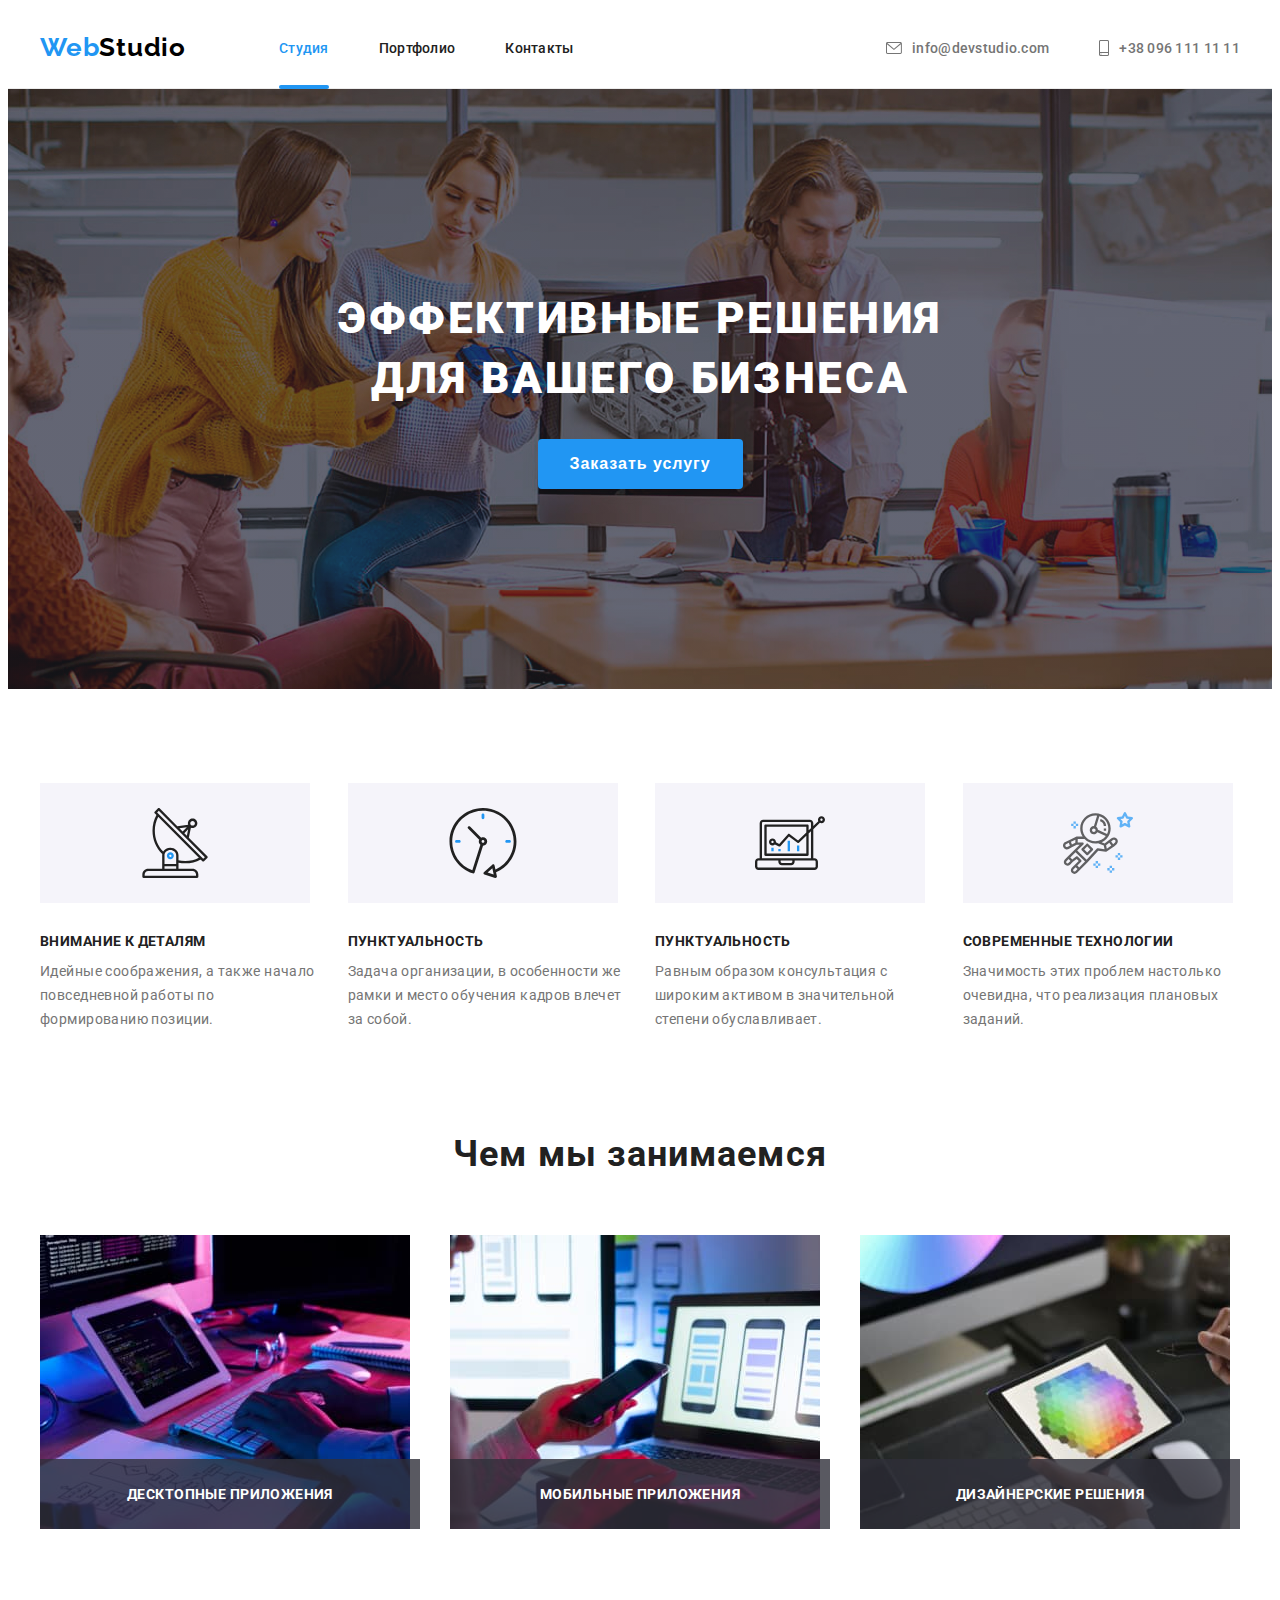
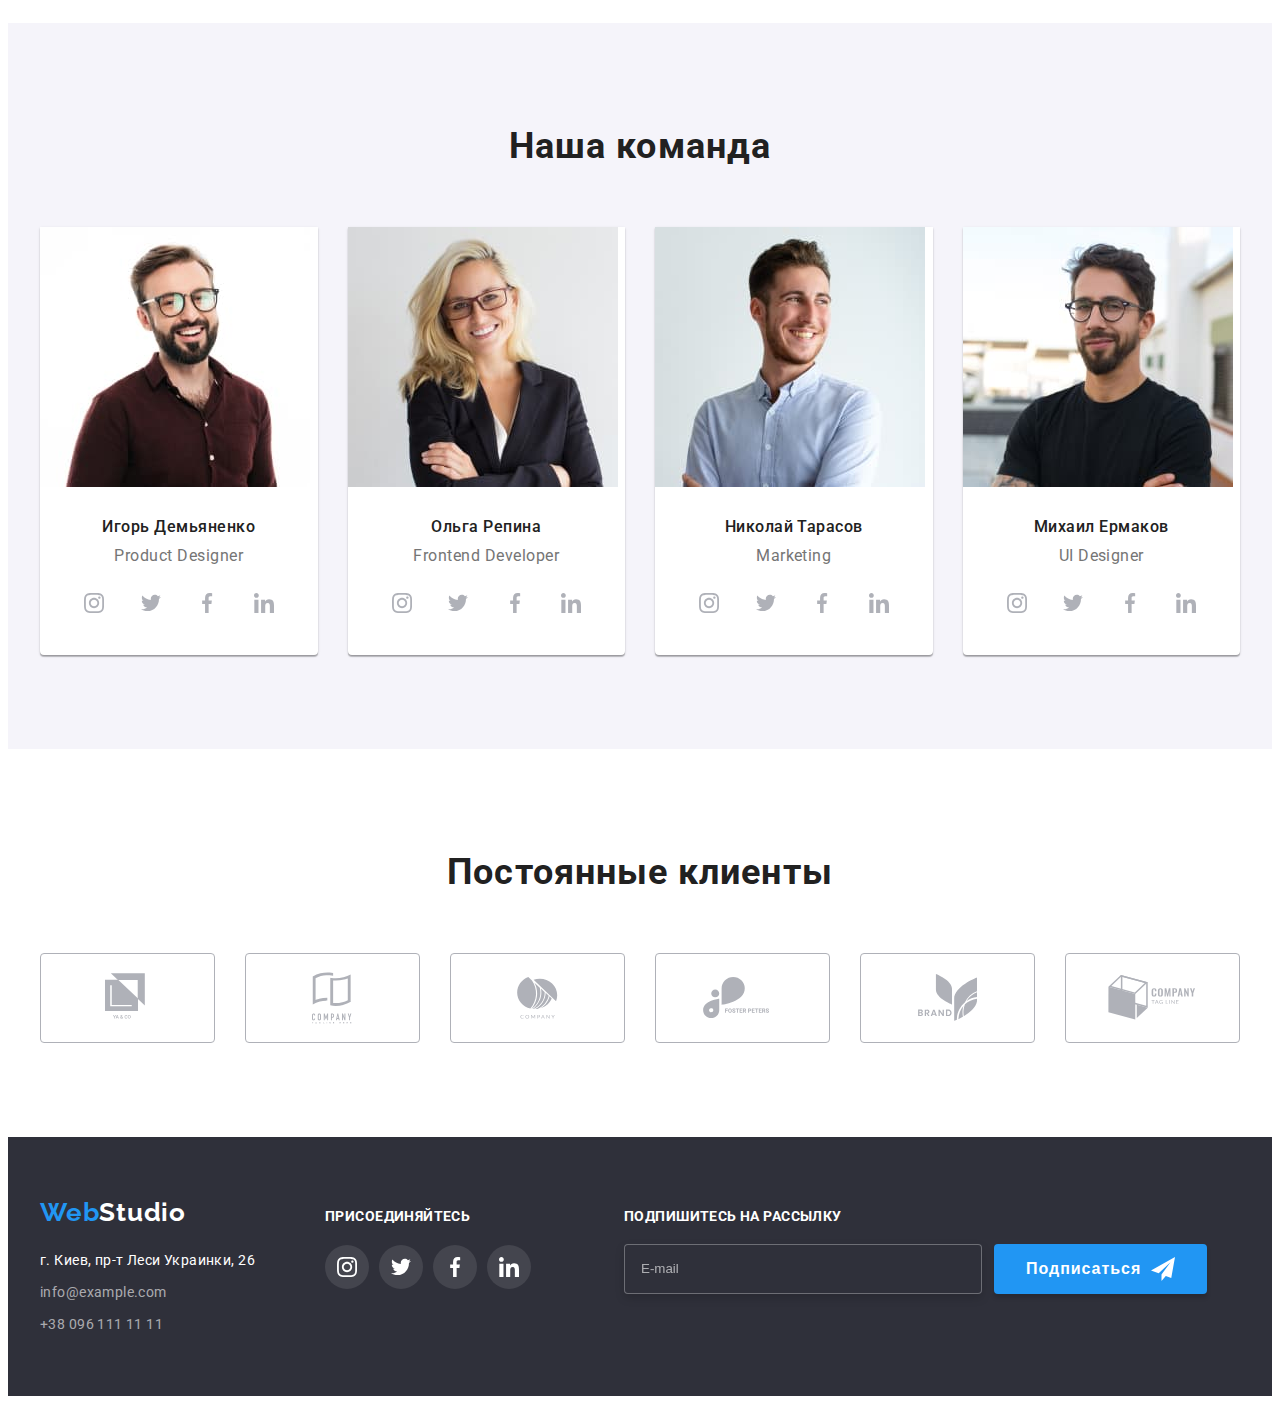
<file: index.html>
<!DOCTYPE html>
<html lang="ru">
<head>
    <meta charset="UTF-8">
    <meta http-equiv="X-UA-Compatible" content="IE=edge">
    <meta name="viewport" content="width=device-width, initial-scale=1.0">
    <title>WebStudio</title>
    <link rel="preconnect" href="https://fonts.gstatic.com">
    <link href="https://fonts.googleapis.com/css2?family=Raleway:wght@700&family=Roboto:wght@400;500;700;900&display=swap" rel="stylesheet">
    <link rel="stylesheet"  href="https://cdnjs.cloudflare.com/ajax/libs/animate.css/4.1.1/animate.min.css"/>
    <link rel="stylesheet" href="https://cdnjs.cloudflare.com/ajax/libs/modern-normalize/1.0.0/modern-normalize.min.css" integrity="sha512-ISS7cAi1PEhQ8jnbJpJZMd29NlhNj4AWYyLOSp2CE/CsHxTCu+r+t0D2yoJudVrd0/8fTVPUVDzY5Tvli75u/g==" crossorigin="anonymous">
    <link rel="stylesheet" href="./css/main.min.css">
</head>
<body class="body">
    <header class="header">
        <div class="container">
            <nav class="navigation">
                <a class="navigation__logo link logo animate__backInDown" href="index.html" lang="en"> 
                    <span class="web">Web</span>Studio
                </a>
                <ul class="navigation__list list">
                    <li class="navigation__item">
                        <a class="navigation__link navigation__link--current link" href="./index.html">Студия</a>
                    </li>
                    <li class="navigation__item">
                        <a class="navigation__link link" href="./portfolio.html">Портфолио</a>
                    </li>
                    <li class="navigation__item">
                        <a class="navigation__link link" href="#">Контакты</a>
                    </li>
                </ul>
            </nav>
            <ul class="list-link list">
                <li class="mail-link__item">
                    <a class="mail-link link" href="mailto:info@devstudio.com"
                        lang="en">
                        <svg class="mail-icon" width="16px" height="12px">
                            <use href="./img/sprite.svg#icon-envelope"></use>
                        </svg>
                        info@devstudio.com
                    </a>
                </li>
                <li class="tel-link__item">
                    <a class="tel-link link" href="tel:+380961111111">
                        <svg class="tel-icon" width="10px" height="16px">
                            <use href="./img/sprite.svg#icon-smartphone"></use>
                        </svg>
                        +38 096 111 11 11
                    </a>
                </li>
            </ul>
            <button class="burger-btn" type="button" data-menu-button>
                <svg class="icon-burger">
                    <use href="./img/sprite.svg#icon-burger"></use>
                </svg>
            </button>
        </div>
        <div class="mobile-menu" data-menu>
            <button class="mobile-menu__close-btn" type="button" data-menu-close>
                <svg class="mobile-menu__close-icon">
                    <use href="./img/sprite.svg#mobile-close"></use>
                </svg>
            </button>
            <ul class="mobile-menu__list list">
                <li class="mobile-menu__item">
                    <a class="mobile-menu__link mobile-menu__link--current link" href="./index.html">Студия</a>
                </li>
                <li class="mobile-menu__item">
                    <a class="mobile-menu__link link" href="./portfolio.html">Портфолио</a>
                </li>
                <li class="mobile-menu__item">
                    <a class="mobile-menu__link link" href="">Контакты</a>
                </li>
            </ul>
            <ul class="mobile-menu__contacts list">
                <li class="mobile-menu__tel">
                    <a class="mobile-menu__tel-link link" href="tel:+380961111111">
                        +38 096 111 11 11
                    </a>
                </li>
                <li class="mobile-menu__mail">
                    <a class="mobile-menu__mail-link link" href="mailto:info@devstudio.com"
                        lang="en"> info@devstudio.com
                    </a> 
                </li>
            </ul>
            <ul class="mobile-menu__social list">
                <li class="mobile-menu__network">
                    <a href="" class="mobile-menu__social-link link" lang="en">Instagram
                    </a>
                </li>
                <li class="mobile-menu__network">
                    <a href="" class="mobile-menu__social-link link" lang="en">Twitter
                    </a>
                </li>
                <li class="mobile-menu__network">
                    <a href="" class="mobile-menu__social-link link" lang="en">Facebook
                    </a>
                </li>
                <li class="mobile-menu__network">
                    <a href="" class="mobile-menu__social-link link" lang="en">LinkedIn
                    </a>
                </li>
            </ul>
        </div>
    </header>
    <main>
        <!-- HERO -->
        <section class="hero">
            <div class="container">
                <h1 class="hero__title">Эффективные решения для вашего бизнеса</h1>
                <button class="button hero__button" type="button" data-modal-open>Заказать услугу</button>
            </div>
        </section>
        <!-- Наши преимущества -->
        <section class="advantages section">
            <div class="container">
                <h2 class="title visually-hidden">Наши преимущества</h2>
                <ul class="advantages__list">
                    <li class="advantages__item list">
                        <div class="advantages__container">                        
                            <svg class="antenna-icon" width="70" height="70">
                                <use href="./img/sprite.svg#icon-antenna"></use>
                            </svg>
                        </div>
                        <h3 class="advantages__title">Внимание к деталям</h3>
                        <p class="advantages__description">Идейные соображения, а также начало повседневной работы по формированию позиции.</p>
                    </li>
                    <li class="advantages__item list">
                        <div class="advantages__container">                        
                            <svg class="clock-icon" width="70" height="70">
                                <use href="./img/sprite.svg#icon-clock"></use>
                            </svg>
                        </div>
                        <h3 class="advantages__title">Пунктуальность</h3>
                        <p class="advantages__description">Задача организации, в особенности же рамки и место обучения кадров влечет за собой.</p>
                    </li>
                    <li class="advantages__item list">
                        <div class="advantages__container">                        
                            <svg class="antena-icon" width="70" height="70">
                                <use href="./img/sprite.svg#icon-diagram"></use>
                            </svg>
                        </div>
                        <h3 class="advantages__title">Пунктуальность</h3>
                        <p class="advantages__description">Равным образом консультация с широким активом в значительной степени обуславливает.</p>
                    </li>
                    <li class="advantages__item list">
                        <div class="advantages__container">                        
                            <svg class="antena-icon" width="70" height="70">
                                <use href="./img/sprite.svg#icon-astronaut"></use>
                            </svg>
                        </div>
                        <h3 class="advantages__title">Современные технологии</h3>
                        <p class="advantages__description">Значимость этих проблем настолько очевидна, что реализация плановых заданий.</p>
                    </li>
                </ul>
            </div>
        </section>
        <!-- Чем мы занимаемся -->
        <section class="we-doing section">
            <div class="container">            
                <h2 class="title">Чем мы занимаемся</h2>
                <ul class="we-doing__list">
                    <li class="we-doing__item list">
                        <div class="we-doing__wrapper">
                            <picture>
                                <source srcset="./img/our-work/coding.jpg 1x,
                                                ./img/our-work/coding@2x.jpg 2x"
                                                media="(min-width: 1200px)"/>
                                <img src="./img/our-work/coding.jpg" alt="верстка сайтов"/>
                            </picture>
                            <p class="we-doing__overlay">Десктопные приложения</p>
                        </div>
                    </li>
                    <li class="we-doing__item list">
                        <div class="we-doing__wrapper">
                            <picture>
                                <source srcset="./img/our-work/stylization.jpg 1x,
                                                ./img/our-work/stylization@2x.jpg 2x"
                                                media="(min-width: 1200px)"/>
                                <img src="./img/our-work/stylization.jpg" alt="стилизация под гаджеты"/>
                            </picture>
                            <p class="we-doing__overlay">Мобильные приложения</p>
                        </div>
                    </li>
                    <li class="we-doing__item list">
                        <div class="we-doing__wrapper">
                            <picture>
                                <source srcset="./img/our-work/design.jpg 1x,
                                                ./img/our-work/design@2x.jpg 2x"
                                                media="(min-width: 1200px)"/>
                                <img src="./img/our-work/design.jpg" alt="дизайн сайтов"/>
                            </picture>
                            <p class="we-doing__overlay">Дизайнерские решения</p>
                        </div>
                    </li>
                </ul>
            </div>
        </section>
        <!-- Наша Команда -->
        <section class="team section">
            <div class="container">
                <h2 class="title">Наша команда</h2>
                <ul class="team__list">
                    <li class="team__item list">
                        <div class="team__img">
                            <picture>
                                <source srcset="./img/our-team/desktop_Igor_demyanenko.jpg 1x,
                                                ./img/our-team/desktop_Igor_demyanenko@2x.jpg 2x"
                                                media="(min-width: 1200px)"/>
                                <source srcset="./img/our-team/tablet_Igor_demyanenko.jpg 1x,
                                                ./img/our-team/tablet_Igor_demyanenko@2x.jpg 2x"
                                                media="(min-width: 768px)"/>
                                <source srcset="./img/our-team/mobile_Igor_demyanenko.jpg 1x,
                                                ./img/our-team/mobile_Igor_demyanenko@2x.jpg 2x"
                                                media="(min-width: 320px)"/>
                                <img src="./img/our-team/mobile_Igor_demyanenko.jpg" alt="Игорь Демьяненко" />
                            </picture>
                        </div>
                        <div class="team__content">
                            <h3 class="team__name">Игорь Демьяненко</h3>
                            <p class="team__position" lang="en">Product Designer</p>
                            <ul class="social__list">
                                <li class="social__item list">
                                    <a href="" class="social__link link">
                                        <svg class="social__icon" Width="20" Height="20">
                                            <use href="./img/sprite.svg#icon-instagram"></use>
                                        </svg>
                                    </a>
                                </li>
                                <li class="social__item list">
                                    <a href="" class="social__link link">
                                        <svg class="social__icon" Width="20" Height="20">
                                            <use href="./img/sprite.svg#icon-twitter"></use>
                                        </svg>
                                    </a>
                                </li>
                                <li class="social__item list">
                                    <a href="" class="social__link link">
                                        <svg class="social__icon" Width="20" Height="20">
                                            <use href="./img/sprite.svg#icon-facebook"></use>
                                        </svg>
                                    </a>
                                </li>
                                <li class="social__item list">
                                    <a href="" class="social__link link">
                                        <svg class="social__icon" Width="20" Height="20">
                                            <use href="./img/sprite.svg#icon-linkedin"></use>
                                        </svg>
                                    </a>
                                </li>
                            </ul>
                        </div>
                   </li>
                    <li class="team__item list">
                        <div class="team__img">
                            <picture>
                                <source srcset="./img/our-team/desktop_Olga_Repina.jpg 1x,
                                                ./img/our-team/desktop_Olga_Repina@2x.jpg 2x"
                                                media="(min-width: 1200px)"/>
                                <source srcset="./img/our-team/tablet_Olga_Repina.jpg 1x,
                                                ./img/our-team/tablet_Olga_Repina@2x.jpg 2x"
                                                media="(min-width: 768px)"/>
                                <source srcset="./img/our-team/mobile_Olga_Repina.jpg 1x,
                                                ./img/our-team/mobile_Olga_Repina@2x.jpg 2x"
                                                media="(min-width: 320px)"/>
                                <img src="./img/our-team/mobile_Olga_Repina.jpg" alt="Ольга Репина" />
                            </picture>
                        </div>
                        <div class="team__content">
                            <h3 class="team__name">Ольга Репина</h3>
                            <p class="team__position" lang="en">Frontend Developer</p>
                            <ul class="social__list">
                                <li class="social__item list">
                                    <a href="" class="social__link link">
                                        <svg class="social__icon" Width="20" Height="20">
                                            <use href="./img/sprite.svg#icon-instagram"></use>
                                        </svg>
                                    </a>
                                </li>
                                <li class="social__item list">
                                    <a href="" class="social__link link">
                                        <svg class="social__icon" Width="20" Height="20">
                                            <use href="./img/sprite.svg#icon-twitter"></use>
                                        </svg>
                                    </a>
                                </li>
                                <li class="social__item list">
                                    <a href="" class="social__link link">
                                        <svg class="social__icon" Width="20" Height="20">
                                            <use href="./img/sprite.svg#icon-facebook"></use>
                                        </svg>
                                    </a>
                                </li>
                                <li class="social__item list">
                                    <a href="" class="social__link link">
                                        <svg class="social__icon" Width="20" Height="20">
                                            <use href="./img/sprite.svg#icon-linkedin"></use>
                                        </svg>
                                    </a>
                                </li>
                            </ul>
                        </div>
                    </li>
                    <li class="team__item list">
                        <div class="team__img">
                            <picture>
                                <source srcset="./img/our-team/desktop_Nikolai_Tarasov.jpg 1x,
                                                ./img/our-team/desktop_Nikolai_Tarasov@2x.jpg 2x"
                                                media="(min-width: 1200px)"/>
                                <source srcset="./img/our-team/tablet_Nikolai_Tarasov.jpg 1x,
                                                ./img/our-team/tablet_Nikolai_Tarasov@2x.jpg 2x"
                                                media="(min-width: 768px)"/>
                                <source srcset="./img/our-team/mobile_Nikolai_Tarasov.jpg 1x,
                                                ./img/our-team/mobile_Nikolai_Tarasov@2x.jpg 2x"
                                                media="(min-width: 320px)"/>
                                <img src="./img/our-team/mobile_Nikolai_Tarasov.jpg" alt="Николай Тарасов" />
                            </picture>
                        </div>
                        <div class="team__content">
                            <h3 class="team__name">Николай Тарасов</h3>
                            <p class="team__position" lang="en">Marketing</p>
                            <ul class="social__list">
                                <li class="social__item list">
                                    <a href="" class="social__link link">
                                        <svg class="social__icon" Width="20" Height="20">
                                            <use href="./img/sprite.svg#icon-instagram"></use>
                                        </svg>
                                    </a>
                                </li>
                                <li class="social__item list">
                                    <a href="" class="social__link link">
                                        <svg class="social__icon" Width="20" Height="20">
                                            <use href="./img/sprite.svg#icon-twitter"></use>
                                        </svg>
                                    </a>
                                </li>
                                <li class="social__item list">
                                    <a href="" class="social__link link">
                                        <svg class="social__icon" Width="20" Height="20">
                                            <use href="./img/sprite.svg#icon-facebook"></use>
                                        </svg>
                                    </a>
                                </li>
                                <li class="social__item list">
                                    <a href="" class="social__link link">
                                        <svg class="social__icon" Width="20" Height="20">
                                            <use href="./img/sprite.svg#icon-linkedin"></use>
                                        </svg>
                                    </a>
                                </li>
                            </ul>
                        </div>
                    </li>
                    <li class="team__item list">
                        <div class="team__img">
                            <picture>
                                <source srcset="./img/our-team/desktop_Mikhail_Ermakov.jpg 1x,
                                                ./img/our-team/desktop_Mikhail_Ermakov@2x.jpg 2x"
                                                media="(min-width: 1200px)"/>
                                <source srcset="./img/our-team/tablet_Mikhail_Ermakov.jpg 1x,
                                                ./img/our-team/tablet_Mikhail_Ermakov@2x.jpg 2x"
                                                media="(min-width: 768px)"/>
                                <source srcset="./img/our-team/mobile_Mikhail_Ermakov.jpg 1x,
                                                ./img/our-team/mobile_Mikhail_Ermakov@2x.jpg 2x"
                                                media="(min-width: 320px)"/>
                                <img src="./img/our-team/mobile_Mikhail_Ermakov.jpg" alt="Михаил Ермаков"/>
                            </picture>
                        </div>
                        <div class="team__content">
                            <h3 class="team__name">Михаил Ермаков</h3>
                            <p class="team__position" lang="en">UI Designer</p>
                             <ul class="social__list">
                                <li class="social__item list">
                                    <a href="" class="social__link link">
                                        <svg class="social__icon" Width="20" Height="20">
                                            <use href="./img/sprite.svg#icon-instagram"></use>
                                        </svg>
                                    </a>
                                </li>
                                <li class="social__item list">
                                    <a href="" class="social__link link">
                                        <svg class="social__icon" Width="20" Height="20">
                                            <use href="./img/sprite.svg#icon-twitter"></use>
                                        </svg>
                                    </a>
                                </li>
                                <li class="social__item list">
                                    <a href="" class="social__link link">
                                        <svg class="social__icon" Width="20" Height="20">
                                            <use href="./img/sprite.svg#icon-facebook"></use>
                                        </svg>
                                    </a>
                                </li>
                                <li class="social__item list">
                                    <a href="" class="social__link link">
                                        <svg class="social__icon" Width="20" Height="20">
                                            <use href="./img/sprite.svg#icon-linkedin"></use>
                                        </svg>
                                    </a>
                                </li>
                            </ul>
                        </div>
                    </li>
                </ul>
            </div>
        </section>
        <!-- Постоянные клиенты -->
        <section class="clients section">
            <div class="container">
                <h2 class="title"> Постоянные клиенты</h2>
                <ul class="clients__list list">
                    <li class="clients__item">
                        <a href="" class="clients__link link">
                            <svg class="clients__icon" Width="44" Height="49">
                                <use href="./img/sprite.svg#icon-yaco"></use>
                            </svg>
                        </a>
                    </li>
                    <li class="clients__item">
                        <a href="" class="clients__link link">
                            <svg class="clients__icon" Width="40" Height="52">
                                <use href="./img/sprite.svg#icon-tagline"></use>
                            </svg>
                        </a>
                    </li>
                    <li class="clients__item">
                        <a href="" class="clients__link link">
                            <svg class="clients__icon" Width="41" Height="42">
                                <use href="./img/sprite.svg#icon-company"></use>
                            </svg>
                        </a>
                    </li>
                    <li class="clients__item">
                        <a href="" class="clients__link link">
                            <svg class="clients__icon" Width="79" Height="42">
                                <use href="./img/sprite.svg#icon-foster"></use>
                            </svg>
                        </a>
                    </li>
                    <li class="clients__item">
                        <a href="" class="clients__link link">
                            <svg class="clients__icon" Width="59" Height="47">
                                <use href="./img/sprite.svg#icon-brand"></use>
                            </svg>
                        </a>
                    </li>
                    <li class="clients__item">
                        <a href="" class="clients__link link">
                            <svg class="clients__icon" Width="88" Height="45">
                                <use href="./img/sprite.svg#icon-tagline2"></use>
                            </svg>
                        </a>
                    </li>
                </ul>
            </div>
        </section>
    </main>
    <footer class="footer">
        <div class="footer__container container">
            <div class="footer-wrapper">
                <div class="footer__address">
                    <a class="logo footer__logo link" href="/index.html" lang="en"> 
                        <span class="web">Web</span>Studio
                    </a>
                    <address class="address">
                        <ul class="address__list list">
                            <li class="address__link list">
                                <a class="map__link link" href="https://goo.gl/maps/UGEpoh52W3yYsYzf7" target="_blank" rel="noopener noreferrer">г. Киев, пр-т Леси Украинки, 26</a>
                            </li>
                            <li class="address__link list">
                                <a class="mail__link-footer link" href="mailto:info@example.com">info@example.com</a>
                            </li>
                            <li class="address__link list">
                                <a class="tel__link-footer link" href="tel:+380961111111">+38 096 111 11 11</a>
                            </li>
                        </ul>
                    </address>
                </div>
                <div class="footer-icon">
                    <b class="footer-social">ПРИСОЕДИНЯЙТЕСЬ</b>
                    <ul class="social__list footer-social__list">
                        <li class="footer-social__item list">
                            <a href="" class="social__link footer-social__link link">
                                <svg class="footer-social__icon" Width="20" Height="20">
                                    <use href="./img/sprite.svg#icon-instagram"></use>
                                </svg>
                            </a>
                        </li>
                        <li class="footer-social__item list">
                            <a href="" class="social__link footer-social__link link">
                                <svg class="footer-social__icon" Width="20" Height="20">
                                    <use href="./img/sprite.svg#icon-twitter"></use>
                                </svg>
                            </a>
                        </li>
                        <li class="footer-social__item list">
                            <a href="" class="social__link footer-social__link link">
                                <svg class="footer-social__icon" Width="20" Height="20">
                                    <use href="./img/sprite.svg#icon-facebook"></use>
                                </svg>
                            </a>
                        </li>
                        <li class="footer-social__item list">
                            <a href="" class="social__link footer-social__link link">
                                <svg class="footer-social__icon" Width="20" Height="20">
                                    <use href="./img/sprite.svg#icon-linkedin"></use>
                                </svg>
                            </a>
                        </li>
                    </ul>
                </div> 
            </div>
            <div class="subscription">
                <b class="footer-social">ПОДПИШИТЕСЬ НА РАССЫЛКУ</b>
                <form class="subscription__form" action="#">
                    <label class="subscription__label">
                        <input type="email" name="E-mail" placeholder="E-mail" class="subscription__input">                        
                    </label>
                    <button type="submit" class="button subscription__btn">Подписаться
                        <svg class="btn__icon" Width="24" Height="24">
                            <use href="./img/sprite.svg#icon-send"></use>
                        </svg>
                    </button>
                </form>
            </div>
        </div>
    </footer>

    <div class="backdrop is-hidden" data-modal>
        <div class="modal">
            <button type="button" class="modal__close-button" data-modal-close>
                <svg class="modal__close-button_icon" width="11" height="11">
                    <use href="./img/sprite.svg#modal-close-button"></use>
                </svg>
            </button>
            <h3 class="modal__title">Оставьте свои данные, мы вам перезвоним</h3>
            <form class="modal-form" action="#">
                <label class="modal-form__field"> Имя
                    <span class="modal-form__input-wrapper">
                        <input type="text" name="user-name" placeholder="" class="modal-form__input" required 
                        minlength="2">
                        <svg class="icon__modal" Width="18" Height="18">
                            <use href="./img/sprite.svg#icon-person"></use>
                        </svg>                        
                    </span>
                </label>
                <label class="modal-form__field"> Телефон
                    <span class="modal-form__input-wrapper">
                        <input type="tel" name="user-tel" placeholder="" class="modal-form__input" required 
                        pattern="[0-9]{3}-[0-9]{3}-[0-9]{2}-[0-9]{2}" title="050-111-11-11">
                        <svg class="icon__modal" Width="18" Height="18">
                            <use href="./img/sprite.svg#icon-phone"></use>
                        </svg>
                    </span>    
                </label>
                <label class="modal-form__field"> Почта
                    <span class="modal-form__input-wrapper">
                        <input type="email" name="user-email" placeholder="" class="modal-form__input">
                        <svg class="icon__modal" Width="18" Height="18">
                            <use href="./img/sprite.svg#icon-email"></use>
                        </svg>
                    </span>    
                </label>
                <label class="modal-form__field"> Комментарий
                   <textarea name="user-message" class="modal-form__message" placeholder="Введите текст"></textarea>
                </label>
                <input type="checkbox" id="user-term" name="user-term" class="modal-form__term visually-hidden">
                <label for="user-term" class="modal-form__check-desc">Соглашаюсь с рассылкой и принимаю&nbsp;
                    <a href="#" class="modal-form__contract"> Условия договора</a>
                </label>
                <button type="submit" class="modal__btn">Отправить</button>
            </form>
        </div>
    </div>

    <script src="./js/modal.js"></script>
    <script src="./js/mobile-menu.js"></script>
</body>
</html>
</file>
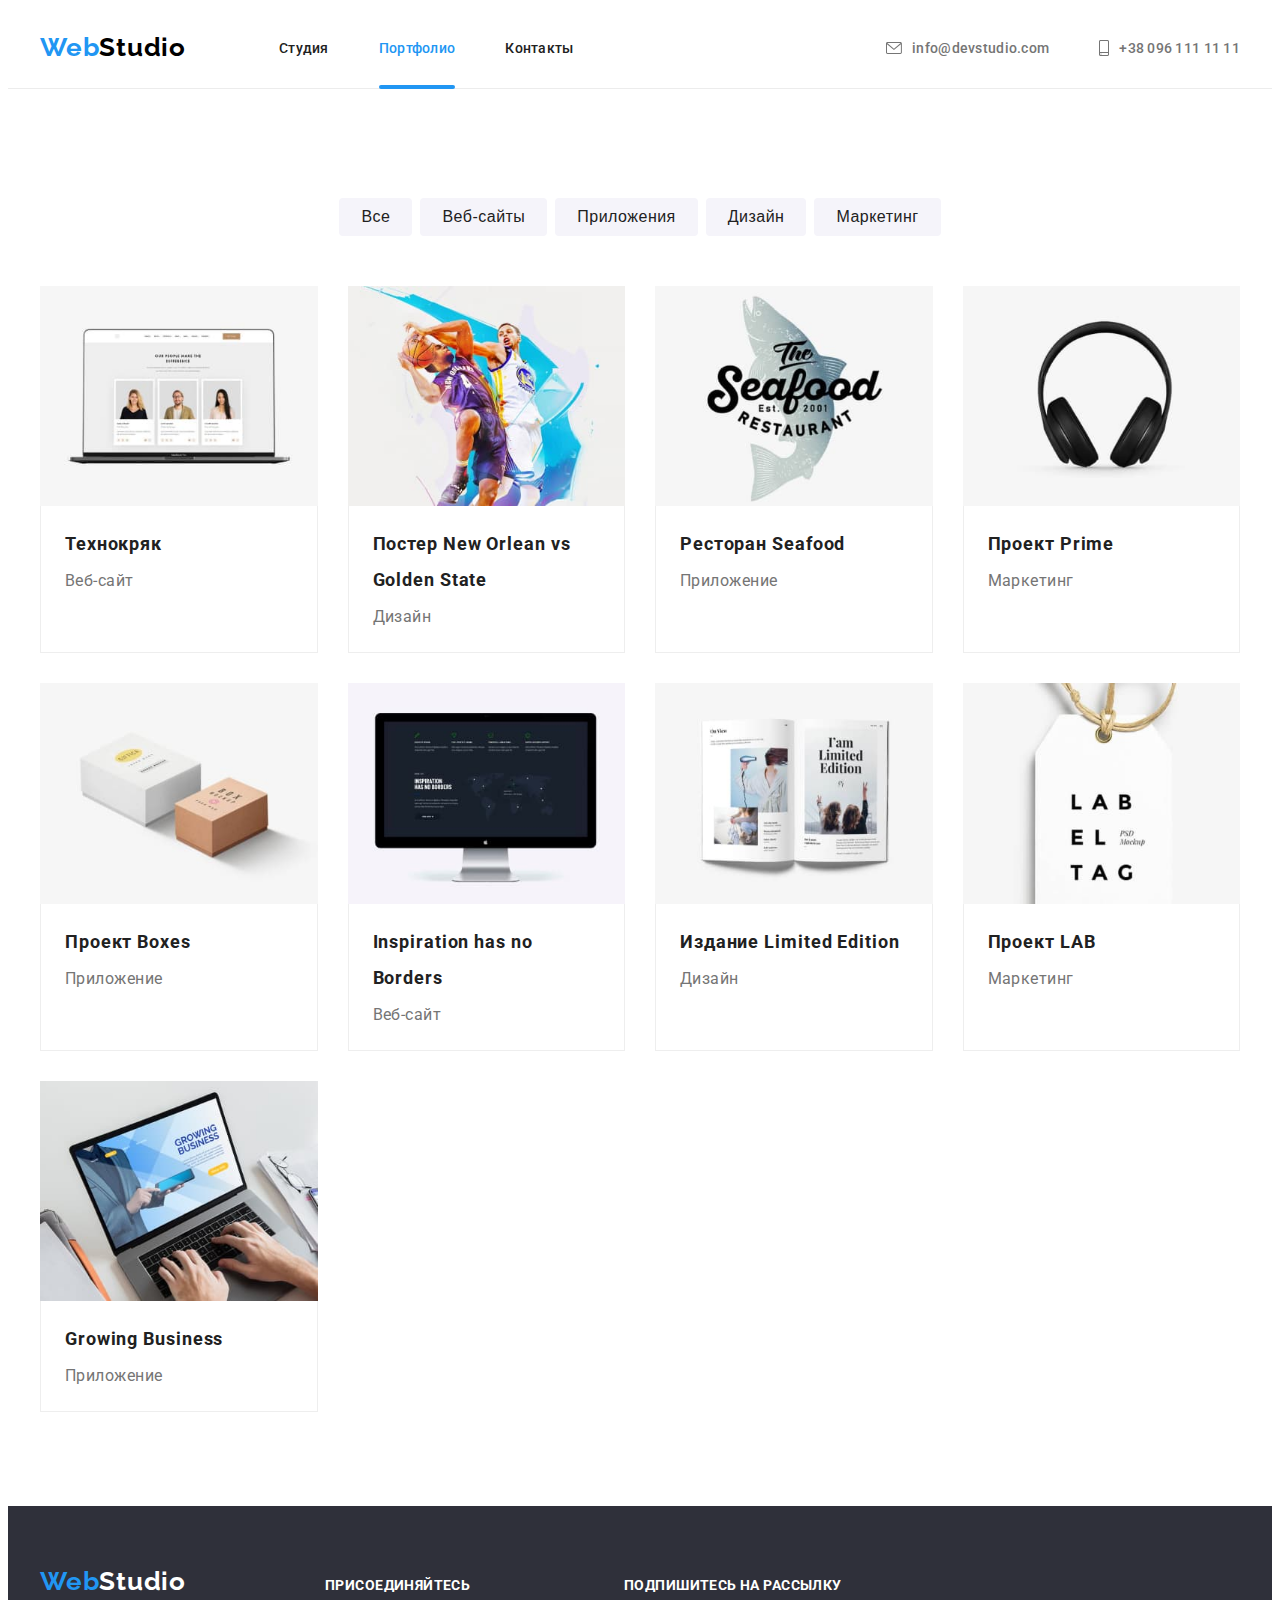
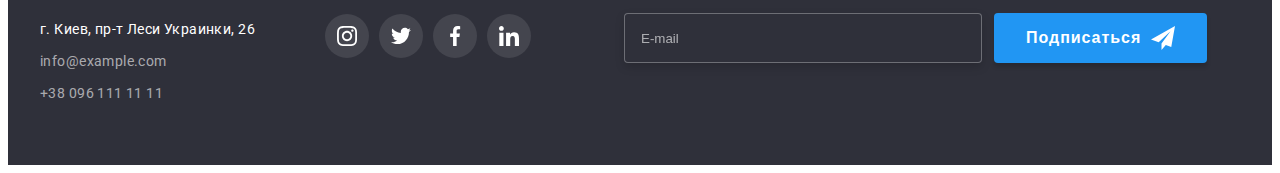
<file: portfolio.html>
<!DOCTYPE html>
<html lang="ru">
<head>
    <meta charset="UTF-8">
    <meta http-equiv="X-UA-Compatible" content="IE=edge">
    <meta name="viewport" content="width=device-width, initial-scale=1.0">
    <title>WebStudioPortfolio</title>
    <link rel="preconnect" href="https://fonts.gstatic.com">
    <link href="https://fonts.googleapis.com/css2?family=Raleway:wght@700&family=Roboto:wght@400;500;700;900&display=swap" rel="stylesheet">
    <link rel="stylesheet" href="https://cdnjs.cloudflare.com/ajax/libs/animate.css/4.1.1/animate.min.css"/>
    <link rel="stylesheet" href="https://cdnjs.cloudflare.com/ajax/libs/modern-normalize/1.0.0/modern-normalize.min.css" integrity="sha512-ISS7cAi1PEhQ8jnbJpJZMd29NlhNj4AWYyLOSp2CE/CsHxTCu+r+t0D2yoJudVrd0/8fTVPUVDzY5Tvli75u/g==" crossorigin="anonymous">
    <link rel="stylesheet" href="./css/main.min.css">
</head>
<body class="body">
    <header class="header">
        <div class="container">
            <nav class="navigation">
                <a class="navigation__logo link logo animate__backInDown" href="index.html" lang="en"> 
                    <span class="web">Web</span>Studio
                </a>
                <ul class="navigation__list list">
                    <li class="navigation__item">
                        <a class="navigation__link link" href="./index.html">Студия</a>
                    </li>
                    <li class="navigation__item">
                        <a class="navigation__link navigation__link--current link" href="./portfolio.html">Портфолио</a>
                    </li>
                    <li class="navigation__item">
                        <a class="navigation__link link" href="#">Контакты</a>
                    </li>
                </ul>
            </nav>
            <ul class="list-link list">
                <li class="mail-link__item">
                    <a class="mail-link link" href="mailto:info@devstudio.com"
                        lang="en">
                        <svg class="mail-icon" width="16px" height="12px">
                            <use href="./img/sprite.svg#icon-envelope"></use>
                        </svg>
                        info@devstudio.com
                    </a>
                </li>
                <li class="tel-link__item">
                    <a class="tel-link link" href="tel:+380961111111">
                        <svg class="tel-icon" width="10px" height="16px">
                            <use href="./img/sprite.svg#icon-smartphone"></use>
                        </svg>
                        +38 096 111 11 11
                    </a>
                </li>
            </ul>
            <button class="burger-btn" type="button" data-menu-button>
                <svg class="icon-burger">
                    <use href="./img/sprite.svg#icon-burger"></use>
                </svg>
            </button>
        </div>
        <div class="mobile-menu" data-menu>
            <button class="mobile-menu__close-btn" type="button" data-menu-close>
                <svg class="mobile-menu__close-icon">
                    <use href="./img/sprite.svg#mobile-close"></use>
                </svg>
            </button>
            <ul class="mobile-menu__list list">
                <li class="mobile-menu__item">
                    <a class="mobile-menu__link link " href="./index.html">Студия</a>
                </li>
                <li class="mobile-menu__item">
                    <a class="mobile-menu__link mobile-menu__link--current link" href="./portfolio.html">Портфолио</a>
                </li>
                <li class="mobile-menu__item">
                    <a class="mobile-menu__link link" href="">Контакты</a>
                </li>
            </ul>
            <ul class="mobile-menu__contacts list">
                <li class="mobile-menu__tel">
                    <a class="mobile-menu__tel-link link" href="tel:+380961111111">
                        +38 096 111 11 11
                    </a>
                </li>
                <li class="mobile-menu__mail">
                    <a class="mobile-menu__mail-link link" href="mailto:info@devstudio.com"
                        lang="en"> info@devstudio.com
                    </a> 
                </li>
            </ul>
            <ul class="mobile-menu__social list">
                <li class="mobile-menu__network">
                    <a href="" class="mobile-menu__social-link link" lang="en">Instagram
                    </a>
                </li>
                <li class="mobile-menu__network">
                    <a href="" class="mobile-menu__social-link link" lang="en">Twitter
                    </a>
                </li>
                <li class="mobile-menu__network">
                    <a href="" class="mobile-menu__social-link link" lang="en">Facebook
                    </a>
                </li>
                <li class="mobile-menu__network">
                    <a href="" class="mobile-menu__social-link link" lang="en">LinkedIn
                    </a>
                </li>
            </ul>
        </div>
    </header>
    <main class="main">
        <section class="portfolio section">
            <div class="container">
                <h1 class="portfolio-title" hidden>Портфолио</h1>
                <ul class="portfolio__list list">
                    <li class="portfolio__item">
                        <button class="portfolio__button" type="button">Все</button>
                    </li>
                    <li class="portfolio__item">
                        <button class="portfolio__button" type="button">Веб-сайты</button>
                    </li>
                    <li class="portfolio__item">
                        <button class="portfolio__button" type="button">Приложения</button>
                    </li>
                    <li class="portfolio__item">
                        <button class="portfolio__button" type="button">Дизайн</button>
                    </li>
                    <li class="portfolio__item">
                        <button class="portfolio__button" type="button">Маркетинг</button>
                    </li>
                </ul>
                <ul class="portfolio-cards__list list">
                    <li class="portfolio-cards__item">
                        <a class="portfolio-cards__link link" href="#">
                            <div class="portfolio-cards__wrapper">
                                <picture>
                                    <source srcset="./img/portfolio-img/desktop_Techno.jpg 1x,
                                                    ./img/portfolio-img/desktop_Techno@2x.jpg 2x" 
                                                    media="(min-width: 1200px)"/>
                                    <source srcset="./img/portfolio-img/tablet_Techno.jpg 1x,
                                                    ./img/portfolio-img/tablet_Techno@2x.jpg 2x" 
                                                    media="(min-width: 768px)"/>
                                    <source srcset="./img/portfolio-img/mobile_Techno.jpg 1x,
                                                    ./img/portfolio-img/mobile_Techno@2x.jpg 2x" 
                                                    media="(min-width: 320px)"/>
                                    <img src="./img/portfolio-img/mobile_Techno.jpg" alt="Технокряк"/>
                                </picture>
                                <p class="overlay">Технокряк это современная площадка распространения коронавируса. 
                                    Компании используют эту платформу для цифрового шпионажа и атак на защищённые сервера конкурентов.
                                </p>
                            </div>
                            <div class="portfolio-cards__content">
                                <h3 class="title-cards">Технокряк</h3>
                                <p class="cards-about">Веб-сайт</p>
                            </div>
                        </a>
                    </li>
                    <li class="portfolio-cards__item">
                        <a class="portfolio-cards__link link" href="#">
                            <div class="portfolio-cards__wrapper">
                                <picture>
                                    <source srcset="./img/portfolio-img/desktop_poster-NOvsGSV.jpg 1x,
                                                    ./img/portfolio-img/desktop_poster-NOvsGSV@2x.jpg 2x" 
                                                    media="(min-width: 1200px)"/>
                                    <source srcset="./img/portfolio-img/tablet_poster-NOvsGSV.jpg 1x,
                                                    ./img/portfolio-img/tablet_poster-NOvsGSV@2x.jpg 2x" 
                                                    media="(min-width: 768px)"/>
                                    <source srcset="./img/portfolio-img/mobile_poster-NOvsGSV.jpg 1x,
                                                    ./img/portfolio-img/mobile_poster-NOvsGSV@2x.jpg 2x" 
                                                    media="(min-width: 320px)"/>
                                    <img src="./img/portfolio-img/mobile_poster-NOvsGSV.jpg" alt="Постер New Orlean vs Golden State"/>
                                </picture>
                                <p class="overlay">Технокряк это современная площадка распространения коронавируса. 
                                    Компании используют эту платформу для цифрового шпионажа и атак на защищённые сервера конкурентов.
                                </p>
                            </div>
                            <div class="portfolio-cards__content">                        
                                <h3 class="title-cards">Постер New Orlean vs Golden State</h3>
                                <p class="cards-about">Дизайн</p></div>
                        </a>
                    </li>
                    <li class="portfolio-cards__item">
                        <a class="portfolio-cards__link link" href="#">
                            <div class="portfolio-cards__wrapper">
                                <picture>
                                    <source srcset="./img/portfolio-img/desktop_Seafood.jpg 1x,
                                                    ./img/portfolio-img/desktop_Seafood@2x.jpg 2x" 
                                                    media="(min-width: 1200px)"/>
                                    <source srcset="./img/portfolio-img/tablet_Seafood.jpg 1x,
                                                    ./img/portfolio-img/tablet_Seafood@2x.jpg 2x" 
                                                    media="(min-width: 768px)"/>
                                    <source srcset="./img/portfolio-img/mobile_Seafood.jpg 1x,
                                                    ./img/portfolio-img/mobile_Seafood@2x.jpg 2x" 
                                                    media="(min-width: 320px)"/>
                                    <img src="./img/portfolio-img/mobile_Seafood.jpg" alt="Ресторан Seafood"/>
                                </picture>
                                <p class="overlay">Технокряк это современная площадка распространения коронавируса. 
                                    Компании используют эту платформу для цифрового шпионажа и атак на защищённые сервера конкурентов.
                                </p>
                            </div>
                            <div class="portfolio-cards__content">
                                <h3 class="title-cards">Ресторан Seafood</h3>
                                <p class="cards-about">Приложение</p>
                              </div>
                        </a>
                    </li>
                    <li class="portfolio-cards__item">
                        <a class="portfolio-cards__link link" href="#">
                            <div class="portfolio-cards__wrapper">
                                <picture>
                                    <source srcset="./img/portfolio-img/desktop_headphone.jpg 1x,
                                                    ./img/portfolio-img/desktop_headphone@2x.jpg 2x" 
                                                    media="(min-width: 1200px)"/>
                                    <source srcset="./img/portfolio-img/tablet_headphone.jpg 1x,
                                                    ./img/portfolio-img/tablet_headphone@2x.jpg 2x" 
                                                    media="(min-width: 768px)"/>
                                    <source srcset="./img/portfolio-img/mobile_headphone.jpg 1x,
                                                    ./img/portfolio-img/mobile_headphone@2x.jpg 2x" 
                                                    media="(min-width: 320px)"/>
                                    <img src="./img/portfolio-img/mobile_headphone.jpg" alt="Проект Prime"/>
                                </picture>
                                <p class="overlay">Технокряк это современная площадка распространения коронавируса. 
                                    Компании используют эту платформу для цифрового шпионажа и атак на защищённые сервера конкурентов.
                                </p>
                            </div>
                            <div class="portfolio-cards__content">
                                <h3 class="title-cards">Проект Prime</h3>
                                <p class="cards-about">Маркетинг</p>
                              </div>
                        </a>
                    </li>
                    <li class="portfolio-cards__item">
                        <a class="portfolio-cards__link link" href="">
                            <div class="portfolio-cards__wrapper">
                                <picture>
                                    <source srcset="./img/portfolio-img/desktop_project-boxes.jpg 1x,
                                                    ./img/portfolio-img/desktop_project-boxes@2x.jpg 2x" 
                                                    media="(min-width: 1200px)"/>
                                    <source srcset="./img/portfolio-img/tablet_project-boxes.jpg 1x,
                                                    ./img/portfolio-img/tablet_project-boxes@2x.jpg 2x" 
                                                    media="(min-width: 768px)"/>
                                    <source srcset="./img/portfolio-img/mobile_project-boxes.jpg 1x,
                                                    ./img/portfolio-img/mobile_project-boxes@2x.jpg 2x" 
                                                    media="(min-width: 320px)"/>
                                    <img src="./img/portfolio-img/mobile_project-boxes.jpg" alt="Проект Boxes"/>
                                </picture>
                                <p class="overlay">Технокряк это современная площадка распространения коронавируса. 
                                    Компании используют эту платформу для цифрового шпионажа и атак на защищённые сервера конкурентов.
                                </p>
                            </div>
                            <div class="portfolio-cards__content">
                                <h3 class="title-cards">Проект Boxes</h3>
                                <p class="cards-about">Приложение</p>
                             </div>
                        </a>
                    </li>
                    <li class="portfolio-cards__item">
                        <a class="portfolio-cards__link link" href="">
                            <div class="portfolio-cards__wrapper">
                                <picture>
                                    <source srcset="./img/portfolio-img/desktop_Inspiration-has-no-Borders.jpg 1x,
                                                    ./img/portfolio-img/desktop_Inspiration-has-no-Borders@2x.jpg 2x" 
                                                    media="(min-width: 1200px)"/>
                                    <source srcset="./img/portfolio-img/tablet_Inspiration-has-no-Borders.jpg 1x,
                                                    ./img/portfolio-img/tablet_Inspiration-has-no-Borders@2x.jpg 2x" 
                                                    media="(min-width: 768px)"/>
                                    <source srcset="./img/portfolio-img/mobile_Inspiration-has-no-Borders.jpg 1x,
                                                    ./img/portfolio-img/mobile_Inspiration-has-no-Borders@2x.jpg 2x" 
                                                    media="(min-width: 320px)"/>
                                    <img src="./img/portfolio-img/mobile_Inspiration-has-no-Borders.jpg" alt="Inspiration has no Borders"/>
                                </picture>
                                <p class="overlay">Технокряк это современная площадка распространения коронавируса. 
                                    Компании используют эту платформу для цифрового шпионажа и атак на защищённые сервера конкурентов.
                                </p>
                            </div>
                            <div class="portfolio-cards__content">
                                <h3 class="title-cards">Inspiration has no Borders</h3>
                                <p class="cards-about">Веб-сайт</p>
                            </div>
                        </a>
                    </li>
                    <li class="portfolio-cards__item">
                        <a class="portfolio-cards__link link" href="">
                            <div class="portfolio-cards__wrapper">
                                <picture>
                                    <source srcset="./img/portfolio-img/desktop_Limited-Edition.jpg 1x,
                                                    ./img/portfolio-img/desktop_Limited-Edition@2x.jpg 2x" 
                                                    media="(min-width: 1200px)"/>
                                    <source srcset="./img/portfolio-img/tablet_Limited-Edition.jpg 1x,
                                                    ./img/portfolio-img/tablet_Limited-Edition@2x.jpg 2x" 
                                                    media="(min-width: 768px)"/>
                                    <source srcset="./img/portfolio-img/mobile_Limited-Edition.jpg 1x,
                                                    ./img/portfolio-img/mobile_Limited-Edition@2x.jpg 2x" 
                                                    media="(min-width: 320px)"/>
                                    <img src="./img/portfolio-img/mobile_Limited-Edition.jpg" alt="Издание Limited Edition"/>
                                </picture>
                                <p class="overlay">Технокряк это современная площадка распространения коронавируса. 
                                    Компании используют эту платформу для цифрового шпионажа и атак на защищённые сервера конкурентов.
                                </p>
                            </div>
                            <div class="portfolio-cards__content">
                                <h3 class="title-cards">Издание Limited Edition</h3>
                                <p class="cards-about">Дизайн</p>
                            </div>
                        </a>
                    </li>
                    <li class="portfolio-cards__item">
                        <a class="portfolio-cards__link link" href="">
                            <div class="portfolio-cards__wrapper">
                                <picture>
                                    <source srcset="./img/portfolio-img/desktop_LAB.jpg 1x,
                                                    ./img/portfolio-img/desktop_LAB@2x.jpg 2x" 
                                                    media="(min-width: 1200px)"/>
                                    <source srcset="./img/portfolio-img/tablet_LAB.jpg 1x,
                                                    ./img/portfolio-img/tablet_LAB@2x.jpg 2x" 
                                                    media="(min-width: 768px)"/>
                                    <source srcset="./img/portfolio-img/mobile_LAB.jpg 1x,
                                                    ./img/portfolio-img/mobile_LAB@2x.jpg 2x" 
                                                    media="(min-width: 320px)"/>
                                    <img src="./img/portfolio-img/mobile_LAB.jpg" alt="Проект LAB"/>
                                </picture>
                                <p class="overlay">Технокряк это современная площадка распространения коронавируса. 
                                    Компании используют эту платформу для цифрового шпионажа и атак на защищённые сервера конкурентов.
                                </p>
                            </div>
                            <div class="portfolio-cards__content">
                                <h3 class="title-cards">Проект LAB</h3>
                                <p class="cards-about">Маркетинг</p>
                            </div>
                        </a>
                    </li>
                    <li class="portfolio-cards__item">
                        <a class="portfolio-cards__link link" href="">
                            <div class="portfolio-cards__wrapper">
                                <picture>
                                    <source srcset="./img/portfolio-img/desktop_Growing-Business.jpg 1x,
                                                    ./img/portfolio-img/desktop_Growing-Business@2x.jpg 2x" 
                                                    media="(min-width: 1200px)"/>
                                    <source srcset="./img/portfolio-img/tablet_Growing-Business.jpg 1x,
                                                    ./img/portfolio-img/tablet_Growing-Business@2x.jpg 2x" 
                                                    media="(min-width: 768px)"/>
                                    <source srcset="./img/portfolio-img/mobile_Growing-Business.jpg 1x,
                                                    ./img/portfolio-img/mobile_Growing-Business@2x.jpg 2x" 
                                                    media="(min-width: 320px)"/>
                                    <img src="./img/portfolio-img/mobile_Growing-Business.jpg" alt="Growing-Business"/>
                                </picture>
                                <p class="overlay">Технокряк это современная площадка распространения коронавируса. 
                                    Компании используют эту платформу для цифрового шпионажа и атак на защищённые сервера конкурентов.
                                </p>
                            </div>
                            <div class="portfolio-cards__content">
                                <h3 class="title-cards">Growing Business</h3>
                                <p class="cards-about">Приложение</p>
                            </div>
                        </a>
                    </li>
                </ul>
            </div>
        </section>
    </main>
    <footer class="footer">
        <div class="footer__container container">
            <div class="footer-wrapper">
                <div class="footer__address">
                    <a class="logo footer__logo link" href="/index.html" lang="en"> 
                        <span class="web">Web</span>Studio
                    </a>
                    <address class="address">
                        <ul class="address__list list">
                            <li class="address__link list">
                                <a class="map__link link" href="https://goo.gl/maps/UGEpoh52W3yYsYzf7" target="_blank" rel="noopener noreferrer">г. Киев, пр-т Леси Украинки, 26</a>
                            </li>
                            <li class="address__link list">
                                <a class="mail__link-footer link" href="mailto:info@example.com">info@example.com</a>
                            </li>
                            <li class="address__link list">
                                <a class="tel__link-footer link" href="tel:+380961111111">+38 096 111 11 11</a>
                            </li>
                        </ul>
                    </address>
                </div>
                <div class="footer-icon">
                    <b class="footer-social">ПРИСОЕДИНЯЙТЕСЬ</b>
                    <ul class="social__list footer-social__list">
                        <li class="footer-social__item list">
                            <a href="" class="social__link footer-social__link link">
                                <svg class="footer-social__icon" Width="20" Height="20">
                                    <use href="./img/sprite.svg#icon-instagram"></use>
                                </svg>
                            </a>
                        </li>
                        <li class="footer-social__item list">
                            <a href="" class="social__link footer-social__link link">
                                <svg class="footer-social__icon" Width="20" Height="20">
                                    <use href="./img/sprite.svg#icon-twitter"></use>
                                </svg>
                            </a>
                        </li>
                        <li class="footer-social__item list">
                            <a href="" class="social__link footer-social__link link">
                                <svg class="footer-social__icon" Width="20" Height="20">
                                    <use href="./img/sprite.svg#icon-facebook"></use>
                                </svg>
                            </a>
                        </li>
                        <li class="footer-social__item list">
                            <a href="" class="social__link footer-social__link link">
                                <svg class="footer-social__icon" Width="20" Height="20">
                                    <use href="./img/sprite.svg#icon-linkedin"></use>
                                </svg>
                            </a>
                        </li>
                    </ul>
                </div> 
            </div>
            <div class="subscription">
                <b class="footer-social">ПОДПИШИТЕСЬ НА РАССЫЛКУ</b>
                <form class="subscription__form" action="#">
                    <label class="subscription__label">
                        <input type="email" name="E-mail" placeholder="E-mail" class="subscription__input">                        
                    </label>
                    <button type="submit" class="button subscription__btn">Подписаться
                        <svg class="btn__icon" Width="24" Height="24">
                            <use href="./img/sprite.svg#icon-send"></use>
                        </svg>
                    </button>
                </form>
            </div>
        </div>
    </footer>

    <script src="./js/mobile-menu.js"></script>
</body>
</html>
</file>
<file: css/main.min.css>
:root{--main-font: "Roboto", sans-serif;--second-font: "Raleway", sans-serif;--main-color: #ffffff;--second-color: #2196f3;--bottom-background: #188ce8;--text-color: #212121;--second-text-color: #757575;--second-background: #2F303A;--team-background: #F5F4FA;--navigation__logo: #000000;--footer-logo: #ffffff;--icon-color: #AFB1B8;--section-pb: 94px;--section-pt: 94px;--main-animation: 250ms cubic-bezier(0.4, 0, 0.2, 1)}.visually-hidden{position:absolute !important;clip:rect(1px 1px 1px 1px);clip:rect(1px, 1px, 1px, 1px);padding:0 !important;border:0 !important;height:1px !important;width:1px !important;overflow:hidden}.section{padding-top:var(--section-pt);padding-bottom:var(--section-pb)}@media (max-width: 1199px){.section{padding-top:60px;padding-bottom:60px}}.body{font-family:var(--main-font);font-weight:400;background:var(--main-color)}h1,h2,h3,h4,h5,h6,p,b{margin:0}ul,ol{margin:0;padding:0}img{display:block;max-width:100%;height:auto}.link{text-decoration:none}.list{list-style:none}.address,.footer-social{font-style:normal}.container{width:100%;padding-left:15px;padding-right:15px}.header .container{display:flex;align-items:center;justify-content:space-between}@media (min-width: 480px){.container{width:480px;margin:0 auto}}@media (min-width: 768px){.container{width:768px}}@media (min-width: 1200px){.container{width:1200px}}.button{display:block;margin:0 auto;min-width:200px;padding:10px 32px;font-weight:700;font-size:16px;line-height:1.875em;letter-spacing:0.06em;cursor:pointer;color:var(--main-color);background:var(--second-color);box-shadow:0px 4px 4px rgba(0,0,0,0.15);border-radius:4px;border:none}.social__link{display:flex;justify-content:center;align-items:center;width:44px;height:44px;border-radius:50%;transition:background-color var(--main-animation)}.social__link:hover,.social__link:focus{background-color:var(--second-color)}.social__link:hover .social__icon,.social__link:focus .social__icon{fill:#ffffff}.logo{font-family:var(--second-font);font-weight:700;font-size:24px;line-height:1.166em;letter-spacing:0.03em;padding-top:24px;padding-bottom:25px;color:var(--navigation__logo);animation-duration:700ms}.web{color:var(--second-color)}@media screen and (min-width: 768px) and (max-width: 1199px){.logo{margin-right:88px}}@media screen and (min-width: 1200px){.logo{font-size:26px;line-height:1.192em;margin-right:93px}}.title{font-weight:700;font-size:36px;line-height:1.666em;text-align:center;letter-spacing:0.03em;color:var(--text-color);margin-bottom:50px}@media (max-width: 1199px){.title{margin-bottom:60px}}.social__list{display:flex;align-items:center;justify-content:center}@media (min-width: 1200px){.social__list{justify-content:space-between}}.social__item:not(:last-child){margin-right:10px}.social__icon{fill:var(--icon-color);transition:fill var(--main-animation)}.backdrop{position:fixed;top:0;left:0;width:100vw;height:100vh;background-color:rgba(0,0,0,0.1);opacity:1;transition:opacity var(--main-animation)}@media (max-width: 767px){.backdrop{padding:93px 15px}}@media (min-width: 768px) and (max-width: 1199px){.backdrop{padding:207px 159px}}.modal{position:relative;background-color:var(--main-color);border-radius:4px;padding:40px;box-shadow:0px 1px 3px rgba(0,0,0,0.12),0px 1px 1px rgba(0,0,0,0.14),0px 2px 1px rgba(0,0,0,0.2);transition:var(--main-animation)}@media (max-width: 1199px){.modal{max-width:450px;min-height:609px;margin-left:auto;margin-right:auto}}@media (min-width: 1200px){.modal{position:absolute;width:528px;top:50%;left:50%;transform:translate(-50%, -50%) scale(1)}}.modal__close-button{align-items:center;position:absolute;top:8px;right:8px;width:30px;height:30px;background:var(--main-color);border:1px solid rgba(0,0,0,0.1);border-radius:50%;cursor:pointer;transition:var(--main-animation)}.modal__close-button:hover,.modal__close-button:focus{fill:var(--second-color)}.is-hidden{opacity:0;visibility:hidden;pointer-events:none}.is-hidden .modal{transform:translate(-50%, -50%);transition:transform var(--main-animation)}.modal__title{font-weight:700;font-size:20px;line-height:1.15em;letter-spacing:0.03em;text-align:center;color:var(--text-color);margin-bottom:12px}.modal-form{display:flex;flex-direction:column}.modal-form__field{position:relative;font-family:var(--main-font);font-weight:400;font-size:12px;line-height:14px;letter-spacing:0.01em;color:#757575}.modal-form__input{width:100%;height:40px;border:1px solid rgba(33,33,33,0.2);border-radius:4px;padding-left:42px;transition:var(--main-animation)}.modal-form__input:focus{outline:none;border-color:var(--second-color)}.modal-form__input-wrapper{position:relative;display:block;margin-top:4px;margin-bottom:10px}.icon__modal{position:absolute;top:50%;left:12px;transform:translateY(-50%);transition:var(--main-animation)}.modal-form__input:focus+.icon__modal{fill:var(--second-color)}.modal-form__message{width:100%;height:120px;border:1px solid rgba(33,33,33,0.2);border-radius:4px;padding:12px 16px;resize:none;transition:var(--main-animation);margin-top:4px;margin-bottom:20px}.modal-form__message::placeholder{color:rgba(117,117,117,0.5)}.modal-form__message:focus{outline:none;border-color:var(--second-color)}.modal-form__check-desc{display:flex;justify-content:center;align-items:center;margin-bottom:30px;font-family:var(--main-font);font-style:normal;font-weight:400;font-size:10px;line-height:1.17;letter-spacing:0.01em;color:var(--second-text-color)}@media (min-width: 480px){.modal-form__check-desc{font-size:12px;line-height:1.4;letter-spacing:0.03em}}@media screen and (min-width: 1200px){.modal-form__check-desc{font-size:14px;line-height:1.71}}.modal-form__check-desc::before{display:block;content:"";width:16px;height:15px;border:1px solid #212121;cursor:pointer;margin-right:8px}.modal-form__term:checked+.modal-form__check-desc::before{background-image:url(../img/icon-check.svg);background-position:center;border:none}.modal-form__term:focus+.modal-form__check-desc::before{outline:1px solid #2196F3}.modal-form__contract{text-decoration-line:underline;color:var(--second-color)}.modal__btn{display:block;align-items:center;margin:0 auto;padding:10px 55px;font-family:var(--main-font);font-weight:700;font-size:16px;line-height:30px;letter-spacing:0.06em;cursor:pointer;min-width:200px;color:var(--main-color);background-color:var(--second-color);box-shadow:0px 4px 4px rgba(0,0,0,0.15);border-radius:4px;border:none;transition:var(--main-animation)}.modal__btn:focus,.modal__btn:hover{background-color:var(--bottom-background)}@media screen and (max-width: 767px){.navigation__list{display:none}.list-link{display:none}.burger-btn{background-color:transparent;cursor:pointer;border:none;padding:0;transition:fill var(--main-animation)}.burger-btn:hover,.burger-btn:focus{fill:var(--second-color)}.icon-burger{width:40px;height:40px}.mobile-menu__close-btn{position:absolute;top:10px;right:15px;background-color:transparent;cursor:pointer;border:none;padding:0;transition:fill var(--main-animation)}.mobile-menu__close-btn:hover,.mobile-menu__close-btn:focus{fill:var(--second-color)}.mobile-menu__close-icon{width:40px;height:40px}.mobile-menu{display:flex;flex-direction:column;justify-content:space-between;position:fixed;top:0;left:50%;width:100vw;height:100vh;padding:48px 40px;background-color:var(--main-color);transform:translateY(-100%) translateX(-50%);transition:transform 250ms linear}.is-open{transform:translateY(0) translateX(-50%);z-index:100}.mobile-menu__link{font-weight:500;font-size:40px;line-height:1.175em;text-align:center;letter-spacing:0.02em;color:var(--text-color)}.mobile-menu__link:hover,.mobile-menu__link:focus{color:var(--second-color);transform:scaleX(1);opacity:1}.mobile-menu__link--current{color:var(--second-color)}}@media screen and (max-width: 767px) and (max-width: 480px){.mobile-menu__link{font-size:28px}}@media screen and (max-width: 767px){.mobile-menu__item:not(:last-child){margin-bottom:32px}}@media screen and (max-width: 767px) and (max-width: 480px){.mobile-menu__item:not(:last-child){margin-bottom:20px}}@media screen and (max-width: 767px){.mobile-menu__contacts{font-weight:500;font-size:34px;line-height:1.333em;letter-spacing:0.02em;margin-top:auto;margin-bottom:64px}}@media screen and (max-width: 767px) and (max-width: 480px){.mobile-menu__contacts{margin-bottom:16px}}@media screen and (max-width: 767px){.mobile-menu__tel{margin-bottom:32px}}@media screen and (max-width: 767px) and (max-width: 480px){.mobile-menu__tel{font-size:22px;margin-bottom:16px}}@media screen and (max-width: 767px){.mobile-menu__tel-link{color:var(--second-color)}.mobile-menu__mail-link{font-size:24px;line-height:1.16em;color:var(--second-text-color)}}@media screen and (max-width: 767px) and (max-width: 480px){.mobile-menu__mail-link{font-size:16px}}@media screen and (max-width: 767px){.mobile-menu__social{display:flex;flex-wrap:wrap}.mobile-menu__network:not(:last-child){border-right:1px solid rgba(33,33,33,0.2);padding-right:10px}.mobile-menu__network:not(:first-child){padding-left:10px}.mobile-menu__social-link{display:flex;flex-wrap:wrap;font-weight:500;font-size:18px;line-height:1.22em;letter-spacing:0.02em;color:var(--second-color);cursor:pointer}}@media screen and (max-width: 767px) and (max-width: 480px){.mobile-menu__social-link{font-size:14px}}.header{padding-top:16px;padding-bottom:16px;border-bottom:1px solid #ECECEC}@media screen and (min-width: 768px){.burger-btn{display:none}.mobile-menu{display:none}.header{padding:0}.navigation{display:flex;align-items:center}.navigation__list{display:flex;align-items:center}.navigation__item:not(:last-child){margin-right:50px;position:relative}.navigation__link{font-weight:500;font-size:14px;line-height:1.143em;letter-spacing:0.02em;color:var(--text-color);padding-top:32px;padding-bottom:32px;transition:color var(--main-animation)}.navigation__link:hover,.navigation__link:focus{color:var(--second-color)}.navigation__link--current{color:var(--second-color)}.navigation__link--current::after{content:"";display:block;width:100%;height:4px;background-color:var(--second-color);position:absolute;border-radius:2px;margin-top:28px}.list-link{display:flex;flex-direction:column}.list-link__item:not(:last-child){margin-bottom:10px}.mail-link,.tel-link{font-weight:500;font-size:14px;line-height:1.143em;letter-spacing:0.02em;color:var(--second-text-color);display:flex;align-items:center;padding-top:5px;padding-bottom:5px;transition:color var(--main-animation)}.mail-link:focus,.mail-link:hover,.tel-link:focus,.tel-link:hover{color:var(--second-color)}.mail-link:focus svg,.mail-link:hover svg,.tel-link:focus svg,.tel-link:hover svg{fill:var(--second-color)}.mail-icon{margin-right:10px;fill:var(--second-text-color);transition:fill var(--main-animation)}.tel-icon{margin-right:10px;fill:var(--second-text-color);transition:fill var(--main-animation)}}@media screen and (min-width: 1200px){.list-link{display:flex;flex-direction:row;margin-left:auto}.mail-link,.tel-link{padding-top:10px;padding-bottom:10px}.tel-link__item{margin-left:50px}}.hero{background-image:linear-gradient(to right, rgba(47,48,58,0.4), rgba(47,48,58,0.4)),url(../img/mobile-hero.jpg);background-size:cover;background-repeat:no-repeat;background-position:center;background-color:var(--second-background);max-width:1600px;margin:0 auto}@media (min-device-pixel-ratio: 2), (-webkit-min-device-pixel-ratio: 2), (min-resolution: 192dpi), (min-resolution: 2dppx){.hero{background-image:linear-gradient(to left, rgba(47,48,58,0.4), rgba(47,48,58,0.4)),url(../img/mobile-hero@2x.jpg)}}@media (min-width: 481px){.hero{max-width:768px;background-image:linear-gradient(to left, rgba(47,48,58,0.4), rgba(47,48,58,0.4)),url(../img/tablet-hero.jpg)}}@media (min-width: 481px) and (min-device-pixel-ratio: 2), (min-width: 481px) and (-webkit-min-device-pixel-ratio: 2), (min-width: 481px) and (min-resolution: 192dpi), (min-width: 481px) and (min-resolution: 2dppx){.hero{background-image:linear-gradient(to left, rgba(47,48,58,0.4), rgba(47,48,58,0.4)),url(../img/tablet-hero@2x.jpg)}}@media (min-width: 769px){.hero{max-width:1600px;background-image:linear-gradient(to left, rgba(47,48,58,0.4), rgba(47,48,58,0.4)),url(../img/desktop-hero.jpg)}}@media (min-width: 769px) and (min-device-pixel-ratio: 2), (min-width: 769px) and (-webkit-min-device-pixel-ratio: 2), (min-width: 769px) and (min-resolution: 192dpi), (min-width: 769px) and (min-resolution: 2dppx){.hero{background-image:linear-gradient(to left, rgba(47,48,58,0.4), rgba(47,48,58,0.4)),url(../img/desktop-hero@2x.jpg)}}.hero .container{padding:200px 0}.hero__title{padding-left:15px;padding-right:15px;font-weight:900;font-size:26px;line-height:1.6em;letter-spacing:0.06em;text-transform:uppercase;text-align:center;color:var(--main-color);margin-bottom:30px;margin-left:auto;margin-right:auto}@media (min-width: 1200px){.hero__title{font-size:44px;line-height:1.363em;max-width:696px}}.hero__button{transition:var(--main-animation)}.hero__button:hover,.hero__button:focus{background-color:var(--bottom-background)}.advantages{padding-bottom:0}@media (max-width: 1199px){.advantages{padding-bottom:60px}}.advantages__title{font-weight:700;font-size:14px;line-height:1.143em;letter-spacing:0.03em;text-transform:uppercase;color:var(--text-color);margin-bottom:10px}@media (max-width: 768px){.advantages__title{text-align:center}}.advantages__list{margin-top:-30px;margin-left:-30px}@media (min-width: 768px){.advantages__list{display:flex;justify-content:center;flex-wrap:wrap}}.advantages__item{margin-top:30px;margin-left:30px}@media (min-width: 768px){.advantages__item{flex-basis:calc(100% / 2 - 30px)}}@media (min-width: 1200px){.advantages__item{flex-basis:calc(100% / 4 - 30px)}}.advantages__container{display:flex;align-items:center;justify-content:center;height:120px;background-color:var(--team-background);margin-bottom:30px}@media (min-width: 1200px){.advantages__container{width:270px}}.advantages__description{font-size:14px;line-height:1.714em;letter-spacing:0.03em;color:var(--second-text-color)}@media screen and (max-width: 1199px){.we-doing{display:none}}.we-doing__list{display:flex;flex-wrap:wrap;margin-left:-30px;margin-top:-30px}.we-doing__item{flex-basis:calc(100% / 3 - 30px);margin-left:30px;margin-top:30px}.we-doing__wrapper{position:relative}.we-doing__wrapper>.we-doing__overlay{position:absolute;bottom:0%;left:0%;width:100%;padding:27px 0px;font-weight:700;font-size:14px;line-height:16px;text-align:center;letter-spacing:0.03em;text-transform:uppercase;background-color:rgba(47,48,58,0.8);color:var(--main-color)}.team{background:var(--team-background);padding-top:var(--section-pt);padding-bottom:var(--section-pb)}@media (max-width: 1199px){.team{padding-top:60px;padding-bottom:60px}}.team__list{margin-left:-30px;margin-top:-30px}@media (min-width: 768px){.team__list{display:flex;flex-wrap:wrap;justify-content:center}}.team__item{flex-basis:calc(100% / 4 - 30px);margin-left:30px;margin-top:30px;background-color:var(--main-color);box-shadow:0px 1px 3px rgba(0,0,0,0.12),0px 1px 1px rgba(0,0,0,0.14),0px 2px 1px rgba(0,0,0,0.2);border-radius:0px 0px 4px 4px}@media (min-width: 768px){.team__item{flex-basis:calc(100% / 2 - 30px)}}@media (min-width: 1200px){.team__item{flex-basis:calc(100% / 4 - 30px)}}.team__content{padding:30px 32px}.team__name{font-weight:500;font-size:16px;line-height:1.187em;letter-spacing:0.03em;text-align:center;margin-bottom:10px;color:var(--text-color)}.team__position{font-size:16px;line-height:1.187em;letter-spacing:0.03em;text-align:center;color:var(--second-text-color);margin-bottom:16px}.client{padding-top:var(--section-pt);padding-bottom:var(--section-pb)}@media (max-width: 1199px){.client{padding-top:60px;padding-bottom:60px}}.clients__list{display:flex;flex-wrap:wrap;margin-left:-30px;margin-top:-30px}.clients__link{display:flex;justify-content:center;align-items:center;height:90px;border:1px solid #AFB1B8;box-sizing:border-box;border-radius:4px;transition:border-color var(--main-animation)}.clients__link:hover,.clients__link:focus{border-color:#2196F3}.clients__link:hover>.clients__icon,.clients__link:focus>.clients__icon{fill:#2196F3}.clients__icon{display:flex;background-position:center;fill:var(--icon-color);transition:fill var(--main-animation)}.clients__item{flex-basis:calc(100% / 2 - 30px);margin-left:30px;margin-top:30px}@media (min-width: 768px){.clients__item{flex-basis:calc(100% / 3 - 30px)}}@media (min-width: 1200px){.clients__item{flex-basis:calc(100% / 6 - 30px)}}.portfolio__list{display:flex;flex-wrap:wrap;margin-bottom:70px}@media (min-width: 768px){.portfolio__list{margin-bottom:30px;justify-content:center}}@media (min-width: 1200px){.portfolio__list{margin-bottom:50px}}.portfolio__item{margin-top:15px}.portfolio__item:not(:last-child){margin-right:8px}.portfolio__button{display:block;margin:0 auto;padding:6px 22px;font-weight:500;font-size:16px;line-height:1.625em;letter-spacing:0.03em;cursor:pointer;background-color:var(--team-background);color:var(--text-color);border-radius:4px;border:0;transition:color var(--main-animation),background-color 250ms cubic-bezier(0.4, 0, 0.2, 1),box-shadow var(--main-animation)}.portfolio__button:hover,.portfolio__button:focus{background-color:var(--second-color);color:var(--main-color);box-shadow:0px 3px 1px rgba(0,0,0,0.1),0px 1px 2px rgba(0,0,0,0.08),0px 2px 2px rgba(0,0,0,0.12)}.portfolio-cards__list{margin-left:-30px;margin-top:-30px}@media (min-width: 768px){.portfolio-cards__list{display:flex;flex-wrap:wrap}}.portfolio-cards__item{display:flex;margin-left:30px;margin-top:30px;background-color:var(--main-color)}@media (min-width: 768px){.portfolio-cards__item{flex-basis:calc(100% / 2 - 30px)}}@media (min-width: 1200px){.portfolio-cards__item{flex-basis:calc(100% / 4 - 30px)}}.portfolio-cards__link{display:flex;flex-direction:column;transition:box-shadow var(--main-animation)}.portfolio-cards__link:hover,.portfolio-cards__link:focus{box-shadow:0px 1px 1px rgba(0,0,0,0.12),0px 4px 4px rgba(0,0,0,0.06),1px 4px 6px rgba(0,0,0,0.16)}.portfolio-cards__content{flex-grow:1;padding:20px 24px;border:1px solid #eee;border-top:0;box-sizing:border-box}.title-cards{font-weight:700;font-size:18px;line-height:2em;letter-spacing:0.05em;margin-bottom:4px;color:var(--text-color)}.cards-about{font-size:16px;line-height:1.875em;letter-spacing:0.03em;color:var(--second-text-color)}.portfolio-cards__wrapper{position:relative;overflow:hidden}.overlay{position:absolute;top:0;left:0;height:100%;background-color:rgba(33,150,243,0.9);font-weight:normal;font-size:18px;line-height:28px;letter-spacing:0.03em;color:#ffffff;padding:63px 24px;overflow:auto;transform:translateY(100%);transition:transform var(--main-animation)}.portfolio-cards__link:hover .overlay,.portfolio-cards__link:focus .overlay{transform:translateY(0%)}.footer{margin:0;padding-top:0;padding-bottom:0;background-color:var(--second-background);padding-top:60px;padding-bottom:60px}.footer__logo{color:var(--footer-logo)}@media (min-width: 768px){.footer__logo{margin-right:0}}.footer__container{align-items:baseline}@media (min-width: 1200px){.footer__container{display:flex}}@media (min-width: 768px){.footer-wrapper{display:flex;justify-content:space-around;align-items:baseline}}@media (max-width: 1199px){.footer-wrapper{margin-bottom:60px;text-align:center}}.footer__address{display:inline-block}@media (min-width: 768px){.footer__address{margin-right:70px}}@media (max-width: 767px){.footer__address{margin-bottom:60px}}.address{margin-top:20px}.address__link:not(:first-child){margin-top:8px}.map__link{font-size:14px;line-height:1.714em;letter-spacing:0.03em;color:var(--main-color);transition:color 250ms cubic-bezier(0.4, 0, 0.2, 1)}.mail__link-footer,.tel__link-footer{font-size:14px;line-height:1.714em;letter-spacing:0.03em;color:rgba(255,255,255,0.6);transition:color 250ms cubic-bezier(0.4, 0, 0.2, 1)}.map__link:focus,.map__link:hover,.mail__link-footer:focus,.mail__link-footer:hover,.tel__link-footer:focus,.tel__link-footer:hover{color:var(--second-color)}.footer-icon{min-width:206px}@media (min-width: 1200px){.footer-icon{margin-right:93px}}.footer-social{font-family:var(--main-font);font-weight:700;font-size:14px;line-height:16px;letter-spacing:0.03em;text-transform:uppercase;color:var(--main-color)}@media (max-width: 1199px){.footer-social{display:block;text-align:center}}.footer-social__item:not(:last-child){margin-right:10px}.footer-social__list{justify-content:center;margin-top:20px}.footer-social__link{background-color:rgba(255,255,255,0.1)}.footer-social__icon{fill:#fff}.subscription{display:flex;flex-direction:column}@media (max-width: 769px){.subscription{display:block}}.subscription__form{display:flex;margin-top:20px}@media (max-width: 1199px){.subscription__form{display:block;margin-left:auto;margin-right:auto}}.subscription__input{width:358px;height:50px;border:1px solid rgba(255,255,255,0.3);box-sizing:border-box;filter:drop-shadow(0px 4px 4px rgba(0,0,0,0.15));border-radius:4px;background-color:var(--second-background);color:var(--main-color);padding-left:16px}.subscription__input::placeholder{color:rgba(255,255,255,0.6)}@media (max-width: 767px){.subscription__input{width:100%;margin-right:0px}}@media (min-width: 768px) and (max-width: 1199px){.subscription__input{width:450px}}.subscription__btn{display:flex;align-items:center;margin-left:12px}@media (max-width: 1199px){.subscription__btn{margin-left:auto;margin-right:auto;margin-top:20px}}.btn__icon{margin-left:10px;fill:var(--main-color)}
/*# sourceMappingURL=main.min.css.map */
</file>
